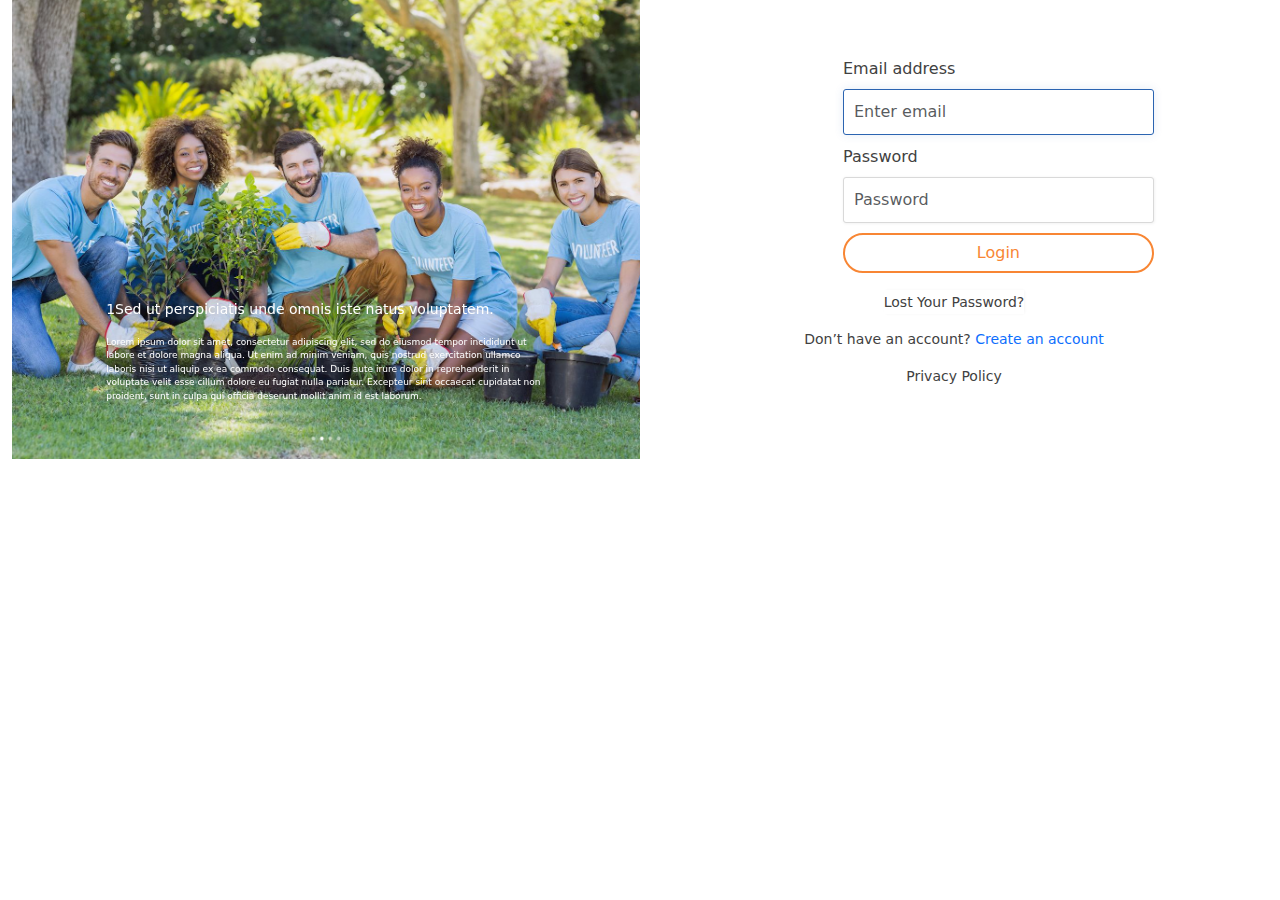
<file: index.html>
<!DOCTYPE html>
<html lang="en">

<head>
    <meta charset="UTF-8">
    <meta http-equiv="X-UA-Compatible" content="IE=edge">
    <meta name="viewport" content="width=device-width, initial-scale=1.0">
    <title>Login</title>
    <link rel="stylesheet" href="css/bootstrap.min.css">
    <link rel="stylesheet" href="css/style.css">
</head>

<body>
    <div class="container-fluid">
        <div class="image">
            <div id="carouselExampleCaptions" class="carousel slide carousel-fade " data-bs-ride="false">
                <div class="carousel-inner">
                    <div class="carousel-item active">
                        <img src="./images/Grow-Trees-On-the-path-to-environment-sustainability-login.png" class="d-block w-100" alt="...">
                        <div class="carousel-caption d-none d-md-block">
                            <p class="ih1">1Sed ut perspiciatis unde omnis iste natus voluptatem.</p>
                            <p class="ih2">Lorem ipsum dolor sit amet, consectetur adipiscing elit, sed do eiusmod
                                tempor incididunt ut labore et dolore magna aliqua. Ut enim ad minim veniam, quis
                                nostrud exercitation ullamco laboris nisi ut aliquip ex ea commodo consequat. Duis aute
                                irure dolor in reprehenderit in voluptate velit esse cillum dolore eu fugiat nulla
                                pariatur. Excepteur sint occaecat cupidatat non proident, sunt in culpa qui officia
                                deserunt mollit anim id est laborum.</p>
                        </div>
                    </div>
                    <div class="carousel-item">
                        <img src="./images/Grow-Trees-On-the-path-to-environment-sustainability-login.png"
                            class="d-block w-100" alt="...">
                        <div class="carousel-caption d-none d-md-block">
                            <p class="ih1">2Sed ut perspiciatis unde omnis iste natus voluptatem.</p>
                            <p class="ih2">Lorem ipsum dolor sit amet, consectetur adipiscing elit, sed do eiusmod
                                tempor incididunt ut labore et dolore magna aliqua. Ut enim ad minim veniam, quis
                                nostrud exercitation ullamco laboris nisi ut aliquip ex ea commodo consequat. Duis aute
                                irure dolor in reprehenderit in voluptate velit esse cillum dolore eu fugiat nulla
                                pariatur. Excepteur sint occaecat cupidatat non proident, sunt in culpa qui officia
                                deserunt mollit anim id est laborum.</p>
                        </div>
                    </div>
                    <div class="carousel-item">
                        <img src="./images/Grow-Trees-On-the-path-to-environment-sustainability-login.png" class="d-block w-100" alt="...">
                        <div class="carousel-caption d-none d-md-block">
                            <p class="ih1">3Sed ut perspiciatis unde omnis iste natus voluptatem.</p>
                            <p class="ih2">Lorem ipsum dolor sit amet, consectetur adipiscing elit, sed do eiusmod
                                tempor incididunt ut labore et dolore magna aliqua. Ut enim ad minim veniam, quis
                                nostrud exercitation ullamco laboris nisi ut aliquip ex ea commodo consequat. Duis aute
                                irure dolor in reprehenderit in voluptate velit esse cillum dolore eu fugiat nulla
                                pariatur. Excepteur sint occaecat cupidatat non proident, sunt in culpa qui officia
                                deserunt mollit anim id est laborum.</p>
                        </div>
                    </div>
                </div>
                <button class="carousel-control-prev" type="button" data-bs-target="#carouselExampleCaptions"
                    data-bs-slide="prev">
                    <span class="visually-hidden">Previous</span>
                </button>
                <button class="carousel-control-next" type="button" data-bs-target="#carouselExampleCaptions"
                    data-bs-slide="next">
                    <span class="visually-hidden">Next</span>
                </button>
            </div>
        </div>
        <div class="login">
            <form>
                <div class="form-group">
                    <label for="exampleInputEmail1">Email address</label>
                    <input type="email" class="form-control" id="exampleInputEmail1" aria-describedby="emailHelp"
                        placeholder="Enter email">
                </div>
                <div class="form-group">
                    <label for="exampleInputPassword1">Password</label>
                    <input type="password" class="form-control" id="exampleInputPassword1" placeholder="Password">
                </div>
                <button type="submit" class="btn ">Login</button>
            </form>
            <p class="l1"><a id="a1" href="#">Lost Your Password?</a></p>
            <p class="l2">Don’t have an account? <a class="a2" href="#">Create an account</a> </p>
                <p class="l3">Privacy Policy</p>
            
        </div>
    </div>
    <script src="js/bootstrap.bundle.js"></script>
</body>

</html>
</file>
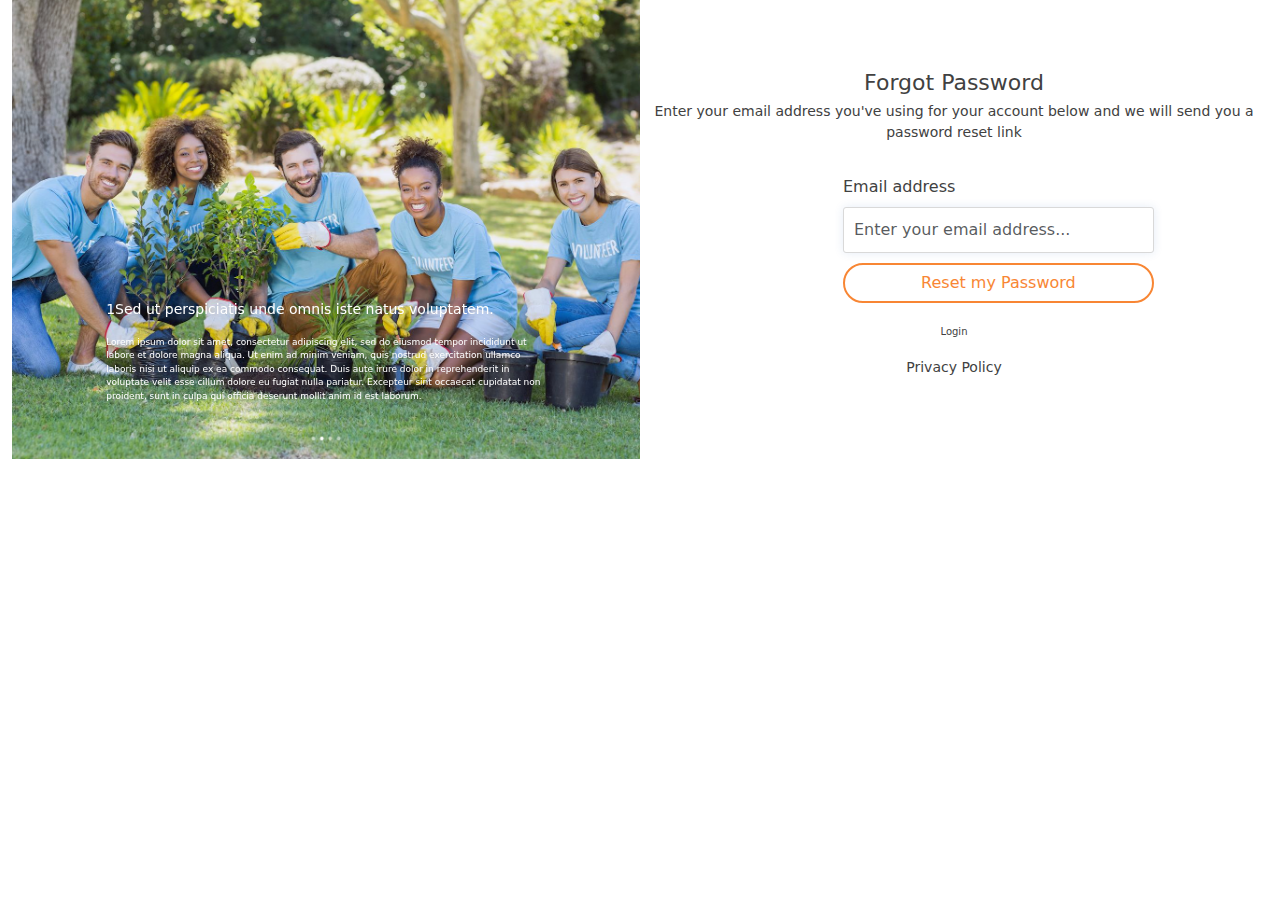
<file: forgot.html>
<!DOCTYPE html>
<html lang="en">

<head>
    <meta charset="UTF-8">
    <meta http-equiv="X-UA-Compatible" content="IE=edge">
    <meta name="viewport" content="width=device-width, initial-scale=1.0">
    <title>forgot password</title>
    <link rel="stylesheet" href="css/bootstrap.min.css">
    <link rel="stylesheet" href="css/style.css">
    <link rel="stylesheet" href="css/forgot.css">
</head>

<body>
    <div class="container-fluid">
        <div class="image">
            <div id="carouselExampleCaptions" class="carousel slide carousel-fade " data-bs-ride="false">
                <div class="carousel-inner">
                    <div class="carousel-item active">
                        <img src="./images/Grow-Trees-On-the-path-to-environment-sustainability-login.png"
                            class="d-block w-100" alt="...">
                        <div class="carousel-caption d-none d-md-block">
                            <p class="ih1">1Sed ut perspiciatis unde omnis iste natus voluptatem.</p>
                            <p class="ih2">Lorem ipsum dolor sit amet, consectetur adipiscing elit, sed do eiusmod
                                tempor incididunt ut labore et dolore magna aliqua. Ut enim ad minim veniam, quis
                                nostrud exercitation ullamco laboris nisi ut aliquip ex ea commodo consequat. Duis aute
                                irure dolor in reprehenderit in voluptate velit esse cillum dolore eu fugiat nulla
                                pariatur. Excepteur sint occaecat cupidatat non proident, sunt in culpa qui officia
                                deserunt mollit anim id est laborum.</p>
                        </div>
                    </div>
                    <div class="carousel-item">
                        <img src="./images/Grow-Trees-On-the-path-to-environment-sustainability-login.png"
                            class="d-block w-100" alt="...">
                        <div class="carousel-caption d-none d-md-block">
                            <p class="ih1">2Sed ut perspiciatis unde omnis iste natus voluptatem.</p>
                            <p class="ih2">Lorem ipsum dolor sit amet, consectetur adipiscing elit, sed do eiusmod
                                tempor incididunt ut labore et dolore magna aliqua. Ut enim ad minim veniam, quis
                                nostrud exercitation ullamco laboris nisi ut aliquip ex ea commodo consequat. Duis aute
                                irure dolor in reprehenderit in voluptate velit esse cillum dolore eu fugiat nulla
                                pariatur. Excepteur sint occaecat cupidatat non proident, sunt in culpa qui officia
                                deserunt mollit anim id est laborum.</p>
                        </div>
                    </div>
                    <div class="carousel-item">
                        <img src="./images/Grow-Trees-On-the-path-to-environment-sustainability-login.png"
                            class="d-block w-100" alt="...">
                        <div class="carousel-caption d-none d-md-block">
                            <p class="ih1">3Sed ut perspiciatis unde omnis iste natus voluptatem.</p>
                            <p class="ih2">Lorem ipsum dolor sit amet, consectetur adipiscing elit, sed do eiusmod
                                tempor incididunt ut labore et dolore magna aliqua. Ut enim ad minim veniam, quis
                                nostrud exercitation ullamco laboris nisi ut aliquip ex ea commodo consequat. Duis aute
                                irure dolor in reprehenderit in voluptate velit esse cillum dolore eu fugiat nulla
                                pariatur. Excepteur sint occaecat cupidatat non proident, sunt in culpa qui officia
                                deserunt mollit anim id est laborum.</p>
                        </div>
                    </div>
                </div>
                <button class="carousel-control-prev" type="button" data-bs-target="#carouselExampleCaptions"
                    data-bs-slide="prev">
                    <span class="visually-hidden">Previous</span>
                </button>
                <button class="carousel-control-next" type="button" data-bs-target="#carouselExampleCaptions"
                    data-bs-slide="next">
                    <span class="visually-hidden">Next</span>
                </button>
            </div>
        </div>
        <div class="forgot">
            <p class="f1">Forgot Password</p>
            <p class="f2">Enter your email address you've using for your account below and we will send you a password
                reset link</p>
                <form>
                    <div class="form-group">
                        <label for="exampleInputEmail2">Email address</label>
                        <input type="email" class="form-control" id="exampleInputEmail2" aria-describedby="emailHelp"
                            placeholder="Enter your email address...">
                    </div>
                    
                    <button type="submit" class="btn ">Reset my Password</button>
                </form>
                <p class="l2"><a class="a2" href="#">Login</a></p>
                    <p class="l3">Privacy Policy</p>

        </div>
    </div>


    <script src="js/bootstrap.bundle.js"></script>

</body>

</html>
</file>
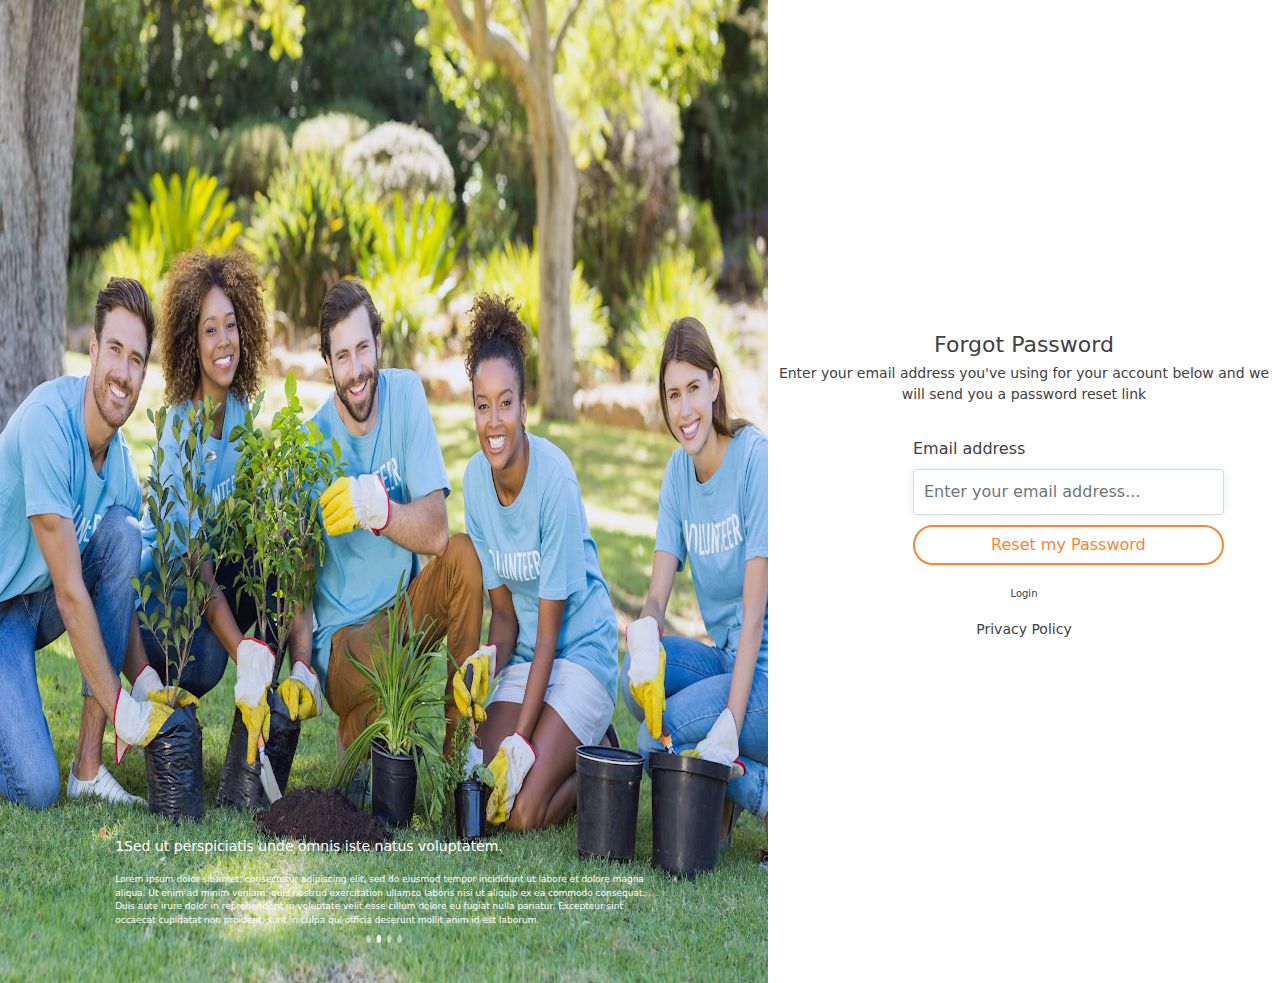
<file: html/forgot.html>
<!DOCTYPE html>
<html lang="en">

<head>
    <meta charset="UTF-8">
    <meta http-equiv="X-UA-Compatible" content="IE=edge">
    <meta name="viewport" content="width=device-width, initial-scale=1.0">
    <title>forgot password</title>
    <link rel="stylesheet" href="css/bootstrap.min.css">
    <link rel="stylesheet" href="css/style.css">
    <link rel="stylesheet" href="css/forgot.css">
</head>

<body>
    <div class="container-fluid">
        <div class="image">
            <div id="carouselExampleCaptions" class="carousel slide carousel-fade " data-bs-ride="carousel">
                <div class="carousel-inner">
                    <div class="carousel-item active">
                        <img src="./images/Grow-Trees-On-the-path-to-environment-sustainability-login.png"
                            class="d-block w-100" alt="...">
                        <div class="carousel-caption d-none d-md-block">
                            <p class="ih1">1Sed ut perspiciatis unde omnis iste natus voluptatem.</p>
                            <p class="ih2">Lorem ipsum dolor sit amet, consectetur adipiscing elit, sed do eiusmod
                                tempor incididunt ut labore et dolore magna aliqua. Ut enim ad minim veniam, quis
                                nostrud exercitation ullamco laboris nisi ut aliquip ex ea commodo consequat. Duis aute
                                irure dolor in reprehenderit in voluptate velit esse cillum dolore eu fugiat nulla
                                pariatur. Excepteur sint occaecat cupidatat non proident, sunt in culpa qui officia
                                deserunt mollit anim id est laborum.</p>
                        </div>
                    </div>
                    <div class="carousel-item">
                        <img src="./images/Grow-Trees-On-the-path-to-environment-sustainability-login.png"
                            class="d-block w-100" alt="...">
                        <div class="carousel-caption d-none d-md-block">
                            <p class="ih1">2Sed ut perspiciatis unde omnis iste natus voluptatem.</p>
                            <p class="ih2">Lorem ipsum dolor sit amet, consectetur adipiscing elit, sed do eiusmod
                                tempor incididunt ut labore et dolore magna aliqua. Ut enim ad minim veniam, quis
                                nostrud exercitation ullamco laboris nisi ut aliquip ex ea commodo consequat. Duis aute
                                irure dolor in reprehenderit in voluptate velit esse cillum dolore eu fugiat nulla
                                pariatur. Excepteur sint occaecat cupidatat non proident, sunt in culpa qui officia
                                deserunt mollit anim id est laborum.</p>
                        </div>
                    </div>
                    <div class="carousel-item">
                        <img src="./images/Grow-Trees-On-the-path-to-environment-sustainability-login.png"
                            class="d-block w-100" alt="...">
                        <div class="carousel-caption d-none d-md-block">
                            <p class="ih1">3Sed ut perspiciatis unde omnis iste natus voluptatem.</p>
                            <p class="ih2">Lorem ipsum dolor sit amet, consectetur adipiscing elit, sed do eiusmod
                                tempor incididunt ut labore et dolore magna aliqua. Ut enim ad minim veniam, quis
                                nostrud exercitation ullamco laboris nisi ut aliquip ex ea commodo consequat. Duis aute
                                irure dolor in reprehenderit in voluptate velit esse cillum dolore eu fugiat nulla
                                pariatur. Excepteur sint occaecat cupidatat non proident, sunt in culpa qui officia
                                deserunt mollit anim id est laborum.</p>
                        </div>
                    </div>
                </div>
                <button class="carousel-control-prev" type="button" data-bs-target="#carouselExampleCaptions"
                    data-bs-slide="prev">
                    <span class="visually-hidden">Previous</span>
                </button>
                <button class="carousel-control-next" type="button" data-bs-target="#carouselExampleCaptions"
                    data-bs-slide="next">
                    <span class="visually-hidden">Next</span>
                </button>
            </div>
        </div>
        <div class="forgot">
            <p class="f1">Forgot Password</p>
            <p class="f2">Enter your email address you've using for your account below and we will send you a password
                reset link</p>
                <form>
                    <div class="form-group">
                        <label for="exampleInputEmail2">Email address</label>
                        <input type="email" class="form-control" id="exampleInputEmail2" aria-describedby="emailHelp"
                            placeholder="Enter your email address...">
                    </div>
                    
                    <button type="submit" class="btn ">Reset my Password</button>
                </form>
                <p class="l2"><a class="a2" href="#">Login</a></p>
                    <p class="l3">Privacy Policy</p>

        </div>
    </div>


    <script src="js/bootstrap.bundle.js"></script>

</body>

</html>
</file>
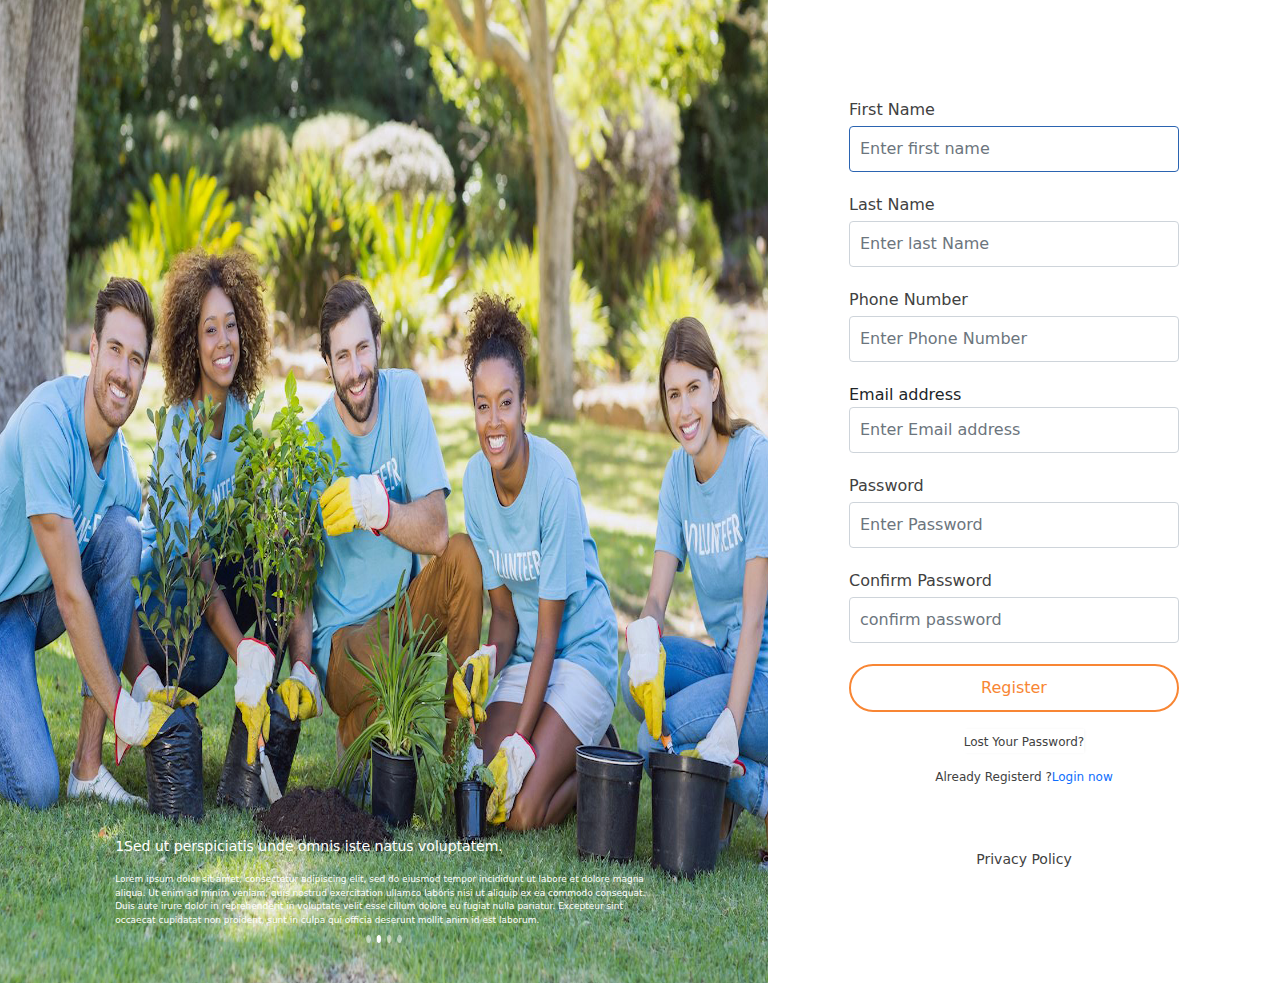
<file: html/register.html>
<!DOCTYPE html>
<html lang="en">

<head>
    <meta charset="UTF-8">
    <meta http-equiv="X-UA-Compatible" content="IE=edge">
    <meta name="viewport" content="width=device-width, initial-scale=1.0">
    <title>register</title>
    <link rel="stylesheet" href="css/bootstrap.min.css">
    <link rel="stylesheet" href="css/style.css">
    <link rel="stylesheet" href="css/register.css">
</head>

<body>
    <div class="container-fluid">
        <div class="image">
            <div id="carouselExampleCaptions" class="carousel slide carousel-fade " data-bs-ride="carousel">
                <div class="carousel-inner">
                    <div class="carousel-item active">
                        <img src="./images/Grow-Trees-On-the-path-to-environment-sustainability-login.png"
                            class="d-block w-100" alt="...">
                        <div class="carousel-caption d-none d-md-block">
                            <p class="ih1">1Sed ut perspiciatis unde omnis iste natus voluptatem.</p>
                            <p class="ih2">Lorem ipsum dolor sit amet, consectetur adipiscing elit, sed do eiusmod
                                tempor incididunt ut labore et dolore magna aliqua. Ut enim ad minim veniam, quis
                                nostrud exercitation ullamco laboris nisi ut aliquip ex ea commodo consequat. Duis aute
                                irure dolor in reprehenderit in voluptate velit esse cillum dolore eu fugiat nulla
                                pariatur. Excepteur sint occaecat cupidatat non proident, sunt in culpa qui officia
                                deserunt mollit anim id est laborum.</p>
                        </div>
                    </div>
                    <div class="carousel-item">
                        <img src="./images/Grow-Trees-On-the-path-to-environment-sustainability-login.png"
                            class="d-block w-100" alt="...">
                        <div class="carousel-caption d-none d-md-block">
                            <p class="ih1">2Sed ut perspiciatis unde omnis iste natus voluptatem.</p>
                            <p class="ih2">Lorem ipsum dolor sit amet, consectetur adipiscing elit, sed do eiusmod
                                tempor incididunt ut labore et dolore magna aliqua. Ut enim ad minim veniam, quis
                                nostrud exercitation ullamco laboris nisi ut aliquip ex ea commodo consequat. Duis aute
                                irure dolor in reprehenderit in voluptate velit esse cillum dolore eu fugiat nulla
                                pariatur. Excepteur sint occaecat cupidatat non proident, sunt in culpa qui officia
                                deserunt mollit anim id est laborum.</p>
                        </div>
                    </div>
                    <div class="carousel-item">
                        <img src="./images/Grow-Trees-On-the-path-to-environment-sustainability-login.png"
                            class="d-block w-100" alt="...">
                        <div class="carousel-caption d-none d-md-block">
                            <p class="ih1">3Sed ut perspiciatis unde omnis iste natus voluptatem.</p>
                            <p class="ih2">Lorem ipsum dolor sit amet, consectetur adipiscing elit, sed do eiusmod
                                tempor incididunt ut labore et dolore magna aliqua. Ut enim ad minim veniam, quis
                                nostrud exercitation ullamco laboris nisi ut aliquip ex ea commodo consequat. Duis aute
                                irure dolor in reprehenderit in voluptate velit esse cillum dolore eu fugiat nulla
                                pariatur. Excepteur sint occaecat cupidatat non proident, sunt in culpa qui officia
                                deserunt mollit anim id est laborum.</p>
                        </div>
                    </div>
                </div>
                <button class="carousel-control-prev" type="button" data-bs-target="#carouselExampleCaptions"
                    data-bs-slide="prev">
                    <span class="visually-hidden">Previous</span>
                </button>
                <button class="carousel-control-next" type="button" data-bs-target="#carouselExampleCaptions"
                    data-bs-slide="next">
                    <span class="visually-hidden">Next</span>
                </button>
            </div>
        </div>
        <div class="register">
           
            <form>
                <div class="form-group">
                    <label for="firstname">First Name</label>
                    <input type="text" class="form-control" id="firstname" placeholder="Enter first name">
                </div>
                <div class="form-group">
                    <label for="lastname">Last Name</label>
                    <input type="text" class="form-control" id="lastname" placeholder="Enter last Name">
                </div>
                <div class="form-group">
                    <label for="phone">Phone Number</label>
                    <input type="number" class="form-control" id="phone" placeholder="Enter Phone Number">
                </div>
                <div class="form-group">
                    <lable>Email address</label>
                    <input type="email" class="form-control" id="Email" placeholder="Enter Email address">
                </div>
                <div class="form-group">
                    <label for="Password1">Password</label>
                    <input type="password" class="form-control" id="Password1" placeholder="Enter Password">
                </div>
                <div class="form-group">
                    <label for="Password2">Confirm Password</label>
                    <input type="password" class="form-control" id="Password2"
                        placeholder="confirm password">
                </div>
                <button type="submit" class="btn ">Register</button>
                
            </form>
        
            <p class="r1"><a id="a3" href="#">Lost Your Password?</a></p>
                <p class="r2">Already Registerd ?<a id="a4" href="#">Login now</a> </p>
                <p class="r3">Privacy Policy</p>
        </div>
    </div>

    <script src="js/bootstrap.bundle.js"></script>
</body>

</html>
</file>
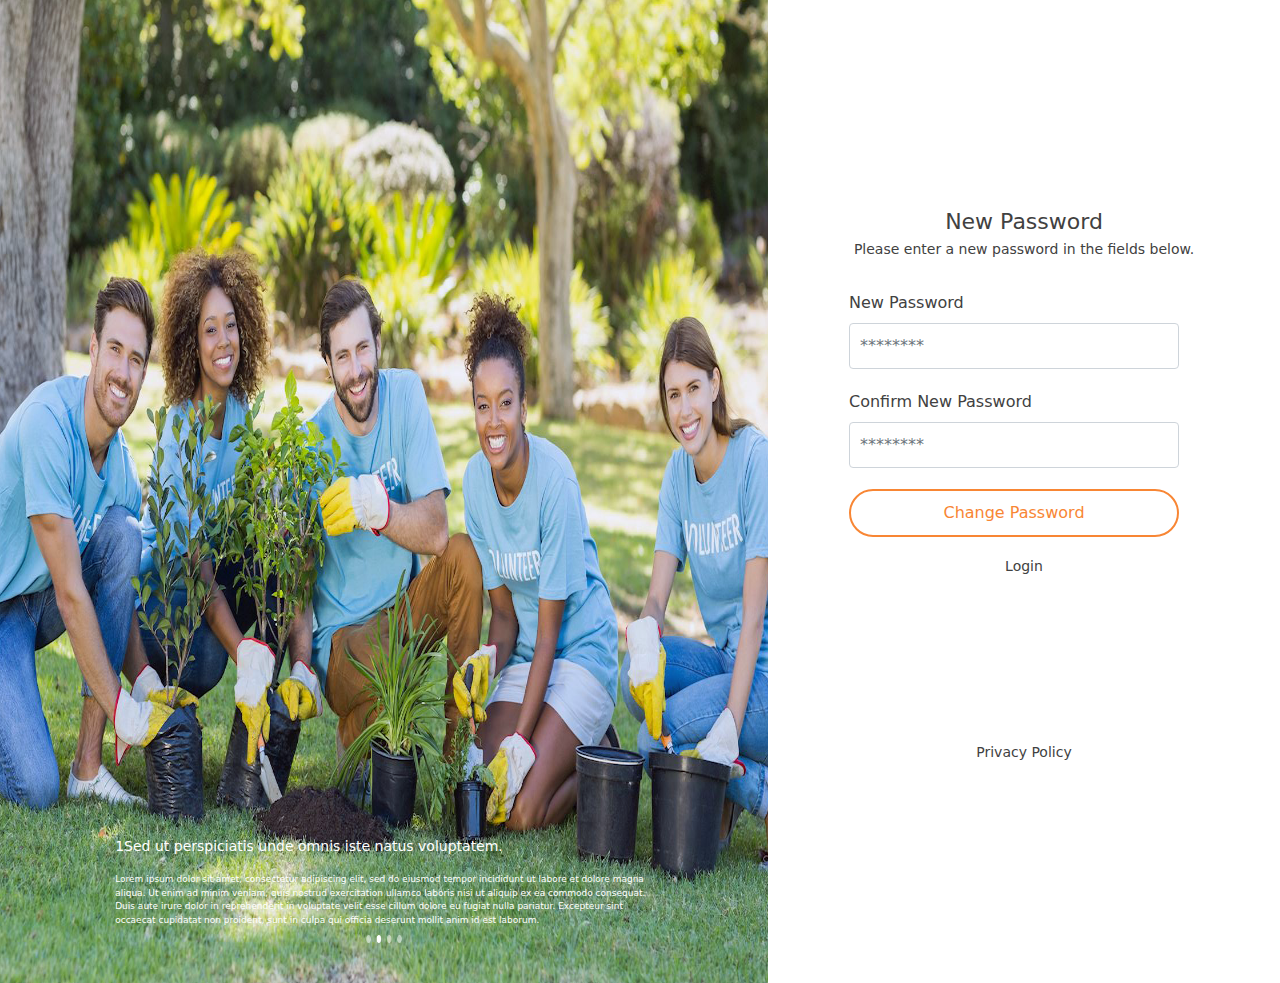
<file: html/reset-password.html>
<!DOCTYPE html>
<html lang="en">

<head>
    <meta charset="UTF-8">
    <meta http-equiv="X-UA-Compatible" content="IE=edge">
    <meta name="viewport" content="width=device-width, initial-scale=1.0">
    <title>reset-password</title>
    <link rel="stylesheet" href="css/bootstrap.min.css">
    <link rel="stylesheet" href="css/style.css">
    <link rel="stylesheet" href="css/resetpass.css">
</head>

<body>
    <div class="container-fluid">
        <div class="image">
            <div id="carouselExampleCaptions" class="carousel slide carousel-fade " data-bs-ride="carousel">
                <div class="carousel-inner">
                    <div class="carousel-item active">
                        <img src="./images/Grow-Trees-On-the-path-to-environment-sustainability-login.png"
                            class="d-block w-100" alt="...">
                        <div class="carousel-caption d-none d-md-block">
                            <p class="ih1">1Sed ut perspiciatis unde omnis iste natus voluptatem.</p>
                            <p class="ih2">Lorem ipsum dolor sit amet, consectetur adipiscing elit, sed do eiusmod
                                tempor incididunt ut labore et dolore magna aliqua. Ut enim ad minim veniam, quis
                                nostrud exercitation ullamco laboris nisi ut aliquip ex ea commodo consequat. Duis aute
                                irure dolor in reprehenderit in voluptate velit esse cillum dolore eu fugiat nulla
                                pariatur. Excepteur sint occaecat cupidatat non proident, sunt in culpa qui officia
                                deserunt mollit anim id est laborum.</p>
                        </div>
                    </div>
                    <div class="carousel-item">
                        <img src="./images/Grow-Trees-On-the-path-to-environment-sustainability-login.png"
                            class="d-block w-100" alt="...">
                        <div class="carousel-caption d-none d-md-block">
                            <p class="ih1">2Sed ut perspiciatis unde omnis iste natus voluptatem.</p>
                            <p class="ih2">Lorem ipsum dolor sit amet, consectetur adipiscing elit, sed do eiusmod
                                tempor incididunt ut labore et dolore magna aliqua. Ut enim ad minim veniam, quis
                                nostrud exercitation ullamco laboris nisi ut aliquip ex ea commodo consequat. Duis aute
                                irure dolor in reprehenderit in voluptate velit esse cillum dolore eu fugiat nulla
                                pariatur. Excepteur sint occaecat cupidatat non proident, sunt in culpa qui officia
                                deserunt mollit anim id est laborum.</p>
                        </div>
                    </div>
                    <div class="carousel-item">
                        <img src="./images/Grow-Trees-On-the-path-to-environment-sustainability-login.png"
                            class="d-block w-100" alt="...">
                        <div class="carousel-caption d-none d-md-block">
                            <p class="ih1">3Sed ut perspiciatis unde omnis iste natus voluptatem.</p>
                            <p class="ih2">Lorem ipsum dolor sit amet, consectetur adipiscing elit, sed do eiusmod
                                tempor incididunt ut labore et dolore magna aliqua. Ut enim ad minim veniam, quis
                                nostrud exercitation ullamco laboris nisi ut aliquip ex ea commodo consequat. Duis aute
                                irure dolor in reprehenderit in voluptate velit esse cillum dolore eu fugiat nulla
                                pariatur. Excepteur sint occaecat cupidatat non proident, sunt in culpa qui officia
                                deserunt mollit anim id est laborum.</p>
                        </div>
                    </div>
                </div>
                <button class="carousel-control-prev" type="button" data-bs-target="#carouselExampleCaptions"
                    data-bs-slide="prev">
                    <span class="visually-hidden">Previous</span>
                </button>
                <button class="carousel-control-next" type="button" data-bs-target="#carouselExampleCaptions"
                    data-bs-slide="next">
                    <span class="visually-hidden">Next</span>
                </button>
            </div>
        </div>
        <div class="reset">
            <p class="p1">New Password</p>
            <p class="p2">Please enter a new password in the fields below.</p>
            <form action="">
                <div class="form-group">
                    <label for="Password1">New Password</label>
                    <input type="password" class="form-control" id="Password1" placeholder="********">
                </div>
                <div class="form-group">
                    <label for="Password2">Confirm New Password</label>
                    <input type="password" class="form-control" id="Password2"
                        placeholder="********">
                </div>
                <button type="submit" class="btn ">Change Password</button>
            </form>
            <p class="p3"><a id="a4" href="#">Login</a> </p>
            <p class="p4">Privacy Policy</p>
        </div>
    </div>
     
        
      
    
   
    <script src="js/bootstrap.bundle.js"></script>
</body>

</html>
</file>
<file: css/style.css>
@import url('https://fonts.googleapis.com/css2?family=Roboto:wght@300&display=swap');


@media screen and (min-width:360px) and (max-width:1000px) {
    .container-fluid {
        display: flex;
        flex-direction: column;
    }

    .image {
        height: 50%;
        width: 100%;
    }

    img {
        height: 100%;
        width: 100%;
    }

    .ih1 {
        text-align: left;
        font-size: 20px;
        /* line-height: 100%; */
    }

    .ih2 {
        text-align: left;
        font-size: 12px;
    }

    .login {
        height: 50%;
        width: 100%;
        display: flex;
        flex-direction: column;
        justify-content: center;
        align-items: center;
        margin-top: 5%;
    }

    .form-group {
        width: 120%;
        margin-bottom: 10px;
    }
    label {
        text-align: left;
        letter-spacing: 0px;
        color: #414141;
        opacity: 1;
        font-size: 16px;
        margin-bottom: 8px;
    }

    #exampleInputEmail1 {
        box-shadow: 0px 0px 10px #2B64B11F;
        border: 1px solid #2B64B1;
        border-radius: 3px;
        opacity: 1;
        padding: 5px;
    }

    #exampleInputPassword1 {
        box-shadow: 0.97px 0.26px 3px #0000000D;
        border: 1px solid #D9D9D9;
        border-radius: 3px;
        opacity: 1;
        padding: 5px;
    }

    .btn {
        width: 100%;
        /* height: 48px; */
        border: 2px solid #F88634;
        border-radius: 24px;
        opacity: 1;
        color: #F88634;
        margin-bottom: 17px;
    }

    #a1 {
        text-decoration: none;
        color: #414141;
        font-size: 14px;
    }

    .l1 {
        box-shadow: 0.97px 0.26px 3px #0000000D;
        margin-bottom: 15px;
    }

    .l2 {
        color: #414141;
        font-size: 14px;
        /* margin-bottom: 127px; */
    }

    .a2 {
        text-decoration: none;
        font-size: 14px;
    }

    .l3 {
        color: #414141;
        font-size: 14px;

    }
}

@media screen and (min-width:1001px) and (max-width:1440px) {
    .container-fluid {
        display: flex;
    }

    .image {
        height: auto;
        width: 50%;
    }

    img {
        height: 100%;
        width: 100%;
    }

    .ih1 {
        text-align: left;
        font-size: 14px;
    }

    .ih2 {
        text-align: left;
        font-size: 9px;
    }

    .login {
        height: auto;
        width: 50%;
        display: flex;
        flex-direction: column;
        justify-content: center;
        align-items: center;
    }

    .form-group {
        width: 140%;
        margin-bottom: 10px;
    }

    label {
        text-align: left;
        letter-spacing: 0px;
        color: #414141;
        opacity: 1;
        font-size: 16px;
        margin-bottom: 8px;
    }

    #exampleInputEmail1 {
        box-shadow: 0px 0px 10px #2B64B11F;
        border: 1px solid #2B64B1;
        border-radius: 3px;
        opacity: 1;
        padding: 10px;
    }

    #exampleInputPassword1 {
        box-shadow: 0.97px 0.26px 3px #0000000D;
        border: 1px solid #D9D9D9;
        border-radius: 3px;
        opacity: 1;
        padding: 10px;
    }

    .btn {
        width: 140%;
        border: 2px solid #F88634;
        border-radius: 24px;
        opacity: 1;
        color: #F88634;
        margin-bottom: 17px;
    }

    #a1 {
        text-decoration: none;
        color: #414141;
        font-size: 14px;
    }

    .l1 {
        box-shadow: 0.97px 0.26px 3px #0000000D;
        margin-bottom: 15px;
    }

    .l2 {
        color: #414141;
        font-size: 14px;
    }

    .a2 {
        text-decoration: none;
        font-size: 14px;
    }

    .l3 {
        color: #414141;
        font-size: 14px;

    }
}

@media screen and (min-width:1441px) {
    .container-fluid {
        display: flex;
    }

    .image {
        height: 983px;
        width: 1344px;
    }

    img {
        height: 983px;
        width: 100%;
    }

    .ih1 {
        text-align: left;
        font-size: 43px;
        line-height: 100%;
    }

    .ih2 {
        text-align: left;
        font-size: 16px;
    }

    .login {
        height: 983px;
        width: 576px;
        display: flex;
        flex-direction: column;
        justify-content: center;
        align-items: center;
    }

    .form-group {
        width: 97%;
        margin-bottom: 23px;
    }
    label {
        text-align: left;
        letter-spacing: 0px;
        color: #414141;
        opacity: 1;
        font-size: 16px;
        margin-bottom: 8px;
    }

    #exampleInputEmail1 {
        background: #FFFFFF 0% 0% no-repeat padding-box;
        box-shadow: 0px 0px 10px #2B64B11F;
        border: 1px solid #2B64B1;
        border-radius: 3px;
        opacity: 1;
        padding: 14px;
    }

    #exampleInputPassword1 {
        background: #FFFFFF 0% 0% no-repeat padding-box;
        box-shadow: 0.97px 0.26px 3px #0000000D;
        border: 1px solid #D9D9D9;
        border-radius: 3px;
        opacity: 1;
        padding: 14px;
    }

    .btn {
        width: 401px;
        height: 48px;
        background: #F8863400 0% 0% no-repeat padding-box;
        border: 2px solid #F88634;
        border-radius: 24px;
        opacity: 1;
        color: #F88634;
        margin-bottom: 17px;
    }

    #a1 {
        text-decoration: none;
        color: #414141;
        font-size: 14px;
    }

    .l1 {
        box-shadow: 0.97px 0.26px 3px #0000000D;
        margin-bottom: 15px;
    }

    .l2 {
        color: #414141;
        font-size: 14px;
        margin-bottom: 227px;
    }

    .a2 {
        text-decoration: none;
        font-size: 14px;
    }

    .l3 {
        color: #414141;
        font-size: 14px;

    }

}
</file>
<file: css/forgot.css>
@media screen and (min-width:360px) and (max-width:1000px){
    .forgot {
        width: 100%;
        height: auto;
        display: flex;
        flex-direction: column;
        align-items: center;
        justify-content: center;
        margin-top: 15px;
    }

    .f1 {
        text-align: left;
        letter-spacing: 0px;
        color: #414141;
        opacity: 1;
        font-size: 22px;
        margin-bottom: 2px;
    }

    .f2 {
        text-align: center;
        letter-spacing: 0px;
        color: #414141;
        opacity: 1;
        font-size: 14px;
        margin-bottom: 15px;
    }
    label{
        margin-bottom: 8px;
        font-size: 16px;
    }
    #exampleInputEmail2 {
        background: #FFFFFF 0% 0% no-repeat padding-box;
        box-shadow: 0px 0px 10px #2B64B11F;
        border: 1px solid #D9D9D9;
        border-radius: 3px;
        opacity: 1;
        padding: 5px;
    }
    .a2{
        color: #414141;
        font-size: 14px;
    }
}
@media screen and (min-width:1001px) and (max-width:1440px) {
    .forgot {
        width: 50%;
        height: auto;
        display: flex;
        flex-direction: column;
        align-items: center;
        justify-content: center;
    }

    .f1 {
        text-align: left;
        letter-spacing: 0px;
        color: #414141;
        opacity: 1;
        font-size: 22px;
        margin-bottom: 2px;
    }

    .f2 {
        text-align: center;
        letter-spacing: 0px;
        color: #414141;
        opacity: 1;
        font-size: 14px;
        margin-bottom: 32px;
    }
    label{
        margin-bottom: 8px;
        font-size: 16px;
    }
    #exampleInputEmail2 {
        background: #FFFFFF 0% 0% no-repeat padding-box;
        box-shadow: 0px 0px 10px #2B64B11F;
        border: 1px solid #D9D9D9;
        border-radius: 3px;
        opacity: 1;
        padding: 10px;
    }
    .a2{
        color: #414141;
        font-size: 10px;
    }
}
@media screen and (min-width:1441px) {
    .forgot {
        width: 576px;
        height: 983px;
        display: flex;
        flex-direction: column;
        align-items: center;
        justify-content: center;
    }

    .f1 {
        text-align: left;
        letter-spacing: 0px;
        color: #414141;
        opacity: 1;
        font-size: 22px;
        margin-bottom: 2px;
    }

    .f2 {
        text-align: center;
        letter-spacing: 0px;
        color: #414141;
        opacity: 1;
        font-size: 14px;
        margin-bottom: 32px;
    }
    label{
        margin-bottom: 8px;
        font-size: 16px;
    }
    #exampleInputEmail2 {
        background: #FFFFFF 0% 0% no-repeat padding-box;
        box-shadow: 0px 0px 10px #2B64B11F;
        border: 1px solid #D9D9D9;
        border-radius: 3px;
        opacity: 1;
        padding: 14px;
    }
    .a2{
        color: #414141;
        font-size: 14px;
    }
}
</file>
<file: html/css/style.css>
@import url('https://fonts.googleapis.com/css2?family=Roboto:wght@300&display=swap');


@media screen and (min-width:360px) and (max-width:1000px) {
    .container-fluid {
        display: flex;
        flex-direction: column;
        padding: 0px;
    }

    .image {
        height: 50%;
        width: 100%;
    }

    img {
        height: 100%;
        width: 100%;
    }

    .ih1 {
        text-align: left;
        font-size: 20px;
        /* line-height: 100%; */
    }

    .ih2 {
        text-align: left;
        font-size: 12px;
    }

    .login {
        height: 50%;
        width: 100%;
        display: flex;
        flex-direction: column;
        justify-content: center;
        align-items: center;
        margin-top: 5%;
    }

    .form-group {
        width: 120%;
        margin-bottom: 10px;
    }
    label {
        text-align: left;
        letter-spacing: 0px;
        color: #414141;
        opacity: 1;
        font-size: 16px;
        margin-bottom: 8px;
    }

    #exampleInputEmail1 {
        box-shadow: 0px 0px 10px #2B64B11F;
        border: 1px solid #2B64B1;
        border-radius: 3px;
        opacity: 1;
        padding: 5px;
        width: 100%;
    }

    #exampleInputPassword1 {
        box-shadow: 0.97px 0.26px 3px #0000000D;
        border: 1px solid #D9D9D9;
        border-radius: 3px;
        opacity: 1;
        padding: 5px;
    }

    .btn {
        width: 100%;
        /* height: 48px; */
        border: 2px solid #F88634;
        border-radius: 24px;
        opacity: 1;
        color: #F88634;
        margin-bottom: 17px;
    }

    #a1 {
        text-decoration: none;
        color: #414141;
        font-size: 14px;
    }

    .l1 {
        box-shadow: 0.97px 0.26px 3px #0000000D;
        margin-bottom: 15px;
    }

    .l2 {
        color: #414141;
        font-size: 14px;
        /* margin-bottom: 127px; */
    }

    .a2 {
        text-decoration: none;
        font-size: 14px;
    }

    .l3 {
        color: #414141;
        font-size: 14px;

    }
}

@media screen and (min-width:1001px) and (max-width:1440px) {
    .container-fluid {
        display: flex;
        padding: 0px;
    }

    .image {
        height: 983px;
        width: 60%;
    }

    img {
        height: 983px;
        width: 100%;
    }

    .ih1 {
        text-align: left;
        font-size: 14px;
    }

    .ih2 {
        text-align: left;
        font-size: 9px;
    }

    .login {
        height: auto;
        width: 40%;
        display: flex;
        flex-direction: column;
        justify-content: center;
        align-items: center;
    }

    .form-group {
        width: 140%;
        margin-bottom: 10px;
    }

    label {
        text-align: left;
        letter-spacing: 0px;
        color: #414141;
        opacity: 1;
        font-size: 16px;
        margin-bottom: 8px;
    }

    #exampleInputEmail1 {
        box-shadow: 0px 0px 10px #2B64B11F;
        border: 1px solid #2B64B1;
        border-radius: 3px;
        opacity: 1;
        padding: 10px;
    }

    #exampleInputPassword1 {
        box-shadow: 0.97px 0.26px 3px #0000000D;
        border: 1px solid #D9D9D9;
        border-radius: 3px;
        opacity: 1;
        padding: 10px;
    }

    .btn {
        width: 140%;
        border: 2px solid #F88634;
        border-radius: 24px;
        opacity: 1;
        color: #F88634;
        margin-bottom: 17px;
    }

    #a1 {
        text-decoration: none;
        color: #414141;
        font-size: 14px;
    }

    .l1 {
        box-shadow: 0.97px 0.26px 3px #0000000D;
        margin-bottom: 15px;
    }

    .l2 {
        color: #414141;
        font-size: 14px;
    }

    .a2 {
        text-decoration: none;
        font-size: 14px;
    }

    .l3 {
        color: #414141;
        font-size: 14px;

    }
}

@media screen and (min-width:1441px) {
    .container-fluid {
        display: flex;
        padding: 0px;
    }

    .image {
        height: 983px;
        width: 1344px;
    }

    img {
        height: 983px;
        width: 100%;
    }

    .ih1 {
        text-align: left;
        font-size: 43px;
        line-height: 100%;
    }

    .ih2 {
        text-align: left;
        font-size: 16px;
    }

    .login {
        height: 983px;
        width: 576px;
        display: flex;
        flex-direction: column;
        justify-content: center;
        align-items: center;
    }

    .form-group {
        width: 97%;
        margin-bottom: 23px;
    }
    label {
        text-align: left;
        letter-spacing: 0px;
        color: #414141;
        opacity: 1;
        font-size: 16px;
        margin-bottom: 8px;
    }

    #exampleInputEmail1 {
        background: #FFFFFF 0% 0% no-repeat padding-box;
        box-shadow: 0px 0px 10px #2B64B11F;
        border: 1px solid #2B64B1;
        border-radius: 3px;
        opacity: 1;
        padding: 14px;
    }

    #exampleInputPassword1 {
        background: #FFFFFF 0% 0% no-repeat padding-box;
        box-shadow: 0.97px 0.26px 3px #0000000D;
        border: 1px solid #D9D9D9;
        border-radius: 3px;
        opacity: 1;
        padding: 14px;
    }

    .btn {
        width: 401px;
        height: 48px;
        background: #F8863400 0% 0% no-repeat padding-box;
        border: 2px solid #F88634;
        border-radius: 24px;
        opacity: 1;
        color: #F88634;
        margin-bottom: 17px;
    }

    #a1 {
        text-decoration: none;
        color: #414141;
        font-size: 14px;
    }

    .l1 {
        box-shadow: 0.97px 0.26px 3px #0000000D;
        margin-bottom: 15px;
    }

    .l2 {
        color: #414141;
        font-size: 14px;
        margin-bottom: 227px;
    }

    .a2 {
        text-decoration: none;
        font-size: 14px;
    }

    .l3 {
        color: #414141;
        font-size: 14px;

    }

}
</file>
<file: html/css/forgot.css>
@media screen and (min-width:360px) and (max-width:1000px){
    .forgot {
        width: 100%;
        height: auto;
        display: flex;
        flex-direction: column;
        align-items: center;
        justify-content: center;
        margin-top: 15px;
    }

    .f1 {
        text-align: left;
        letter-spacing: 0px;
        color: #414141;
        opacity: 1;
        font-size: 22px;
        margin-bottom: 2px;
    }

    .f2 {
        text-align: center;
        letter-spacing: 0px;
        color: #414141;
        opacity: 1;
        font-size: 14px;
        margin-bottom: 15px;
    }
    label{
        margin-bottom: 8px;
        font-size: 16px;
    }
    #exampleInputEmail2 {
        background: #FFFFFF 0% 0% no-repeat padding-box;
        box-shadow: 0px 0px 10px #2B64B11F;
        border: 1px solid #D9D9D9;
        border-radius: 3px;
        opacity: 1;
        padding: 5px;
    }
    .a2{
        color: #414141;
        font-size: 14px;
    }
}
@media screen and (min-width:1001px) and (max-width:1440px) {
    .forgot {
        width: 40%;
        height: auto;
        display: flex;
        flex-direction: column;
        align-items: center;
        justify-content: center;
    }

    .f1 {
        text-align: left;
        letter-spacing: 0px;
        color: #414141;
        opacity: 1;
        font-size: 22px;
        margin-bottom: 2px;
    }

    .f2 {
        text-align: center;
        letter-spacing: 0px;
        color: #414141;
        opacity: 1;
        font-size: 14px;
        margin-bottom: 32px;
    }
    label{
        margin-bottom: 8px;
        font-size: 16px;
    }
    #exampleInputEmail2 {
        background: #FFFFFF 0% 0% no-repeat padding-box;
        box-shadow: 0px 0px 10px #2B64B11F;
        border: 1px solid #D9D9D9;
        border-radius: 3px;
        opacity: 1;
        padding: 10px;
    }
    .a2{
        color: #414141;
        font-size: 10px;
    }
}
@media screen and (min-width:1441px) {
    .forgot {
        width: 576px;
        height: 983px;
        display: flex;
        flex-direction: column;
        align-items: center;
        justify-content: center;
    }

    .f1 {
        text-align: left;
        letter-spacing: 0px;
        color: #414141;
        opacity: 1;
        font-size: 22px;
        margin-bottom: 2px;
    }

    .f2 {
        text-align: center;
        letter-spacing: 0px;
        color: #414141;
        opacity: 1;
        font-size: 14px;
        margin-bottom: 32px;
    }
    label{
        margin-bottom: 8px;
        font-size: 16px;
    }
    #exampleInputEmail2 {
        background: #FFFFFF 0% 0% no-repeat padding-box;
        box-shadow: 0px 0px 10px #2B64B11F;
        border: 1px solid #D9D9D9;
        border-radius: 3px;
        opacity: 1;
        padding: 14px;
    }
    .a2{
        color: #414141;
        font-size: 14px;
    }
}
</file>
<file: html/css/register.css>
@media only screen and (min-width:360px) and (max-width:1000px) {
    .register{
        height: 50%;
        width: 100%;
        display: flex;
        flex-direction: column;
        justify-content: center;
        align-items: center;
        margin-top: 10px;
        /* overflow: auto; */
    }
    form{
        width: 80%;
    }
    .form-group {
        max-width: 560px ;
        margin-bottom: 15px;
    }
    .form-control{
        padding: 5px;
    }
    label{
        margin-bottom: 4px;
        text-align: left;
        letter-spacing: 0px;
        color: #414141;
        opacity: 1;
        font-size: 16px;
    }
    #firstname{
        border: 1px solid #2B64B1;
    }
    .btn {
        max-width: 560px;
        height: 42px;
        background: #F8863400 0% 0% no-repeat padding-box;
        border: 2px solid #F88634;
        border-radius: 24px;
        opacity: 1;
        color: #F88634;
        margin-bottom: 17px;
    }

    .r1{
        box-shadow: 0.97px 0.26px 3px #0000000D;
        margin-bottom: 15px;
    }
    #a3 {
        text-decoration: none;
        color: #414141;
        font-size: 12px;
    }
    .r2{
        color: #414141;
        font-size: 12px;
        margin-bottom: 63px;
    }
    #a4 {
        text-decoration: none;
        font-size: 12px;
    }
    .r3 {
        color: #414141;
        font-size: 14px;
    }
}
@media only screen and (min-width:1001px) and (max-width:1440px) {
    .register{
        height: 983px;
        width: 40%;
        display: flex;
        flex-direction: column;
        justify-content: center;
        align-items: center;
    }
    form{
        width: 350px;
    }
    
    .form-group {
        max-width: 330px;
        margin-bottom: 21px;
        justify-content: center;
    }
    .form-control{
        padding: 10px;
        max-width: 330px;
    }
    label{
        margin-bottom: 4px;
        text-align: left;
        letter-spacing: 0px;
        color: #414141;
        opacity: 1;
        font-size: 16px;
    }
    #firstname{
        border: 1px solid #2B64B1;
    }
    .btn {
        max-width: 330px;
        height: 48px;
        background: #F8863400 0% 0% no-repeat padding-box;
        border: 2px solid #F88634;
        border-radius: 24px;
        opacity: 1;
        color: #F88634;
        margin-bottom: 17px;
    }

    .r1{
        box-shadow: 0.97px 0.26px 3px #0000000D;
        margin-bottom: 15px;
    }
    #a3 {
        text-decoration: none;
        color: #414141;
        font-size: 12px;
    }
    .r2{
        color: #414141;
        font-size: 12px;
        margin-bottom: 63px;
    }
    #a4 {
        text-decoration: none;
        font-size: 12px;
    }
    .r3 {
        color: #414141;
        font-size: 14px;
    }
}
@media only screen and (min-width:1441px) {
    .register{
        height: 983px;
        width: 576px;
        display: flex;
        flex-direction: column;
        justify-content: center;
        align-items: center;
    }
    .form-group {
        width: 97%;
        margin-bottom: 21px;
        align-items: center;
        justify-content: center;
    }
    .form-control{
        padding: 10px;
    }
    label{
        margin-bottom: 4px;
        text-align: left;
        letter-spacing: 0px;
        color: #414141;
        opacity: 1;
        font-size: 16px;
    }
    #firstname{
        border: 1px solid #2B64B1;
    }
    .btn {
        width: 401px;
        height: 48px;
        background: #F8863400 0% 0% no-repeat padding-box;
        border: 2px solid #F88634;
        border-radius: 24px;
        opacity: 1;
        color: #F88634;
        margin-bottom: 17px;
    }

    .r1{
        box-shadow: 0.97px 0.26px 3px #0000000D;
        margin-bottom: 15px;
    }
    #a3 {
        text-decoration: none;
        color: #414141;
        font-size: 12px;
    }
    .r2{
        color: #414141;
        font-size: 12px;
        margin-bottom: 63px;
    }
    #a4 {
        text-decoration: none;
        font-size: 12px;
    }
    .r3 {
        color: #414141;
        font-size: 14px;
    }
}
</file>
<file: html/css/resetpass.css>
@media only screen and (min-width:360px) and (max-width:1000px) {
    .reset {
        width: 100%;
        height: 50%;
        display: flex;
        flex-direction: column;
        align-items: center;
        justify-content: center;
        margin-top: 10px;
    }
    form{
        width: 80%;
    }
    .form-group {
        max-width: 560px ;
        /* margin-bottom: 15px; */
    }
    
    .p1 {
        font-size: 22px;
        text-align: left;
        letter-spacing: 0px;
        color: #414141;
        opacity: 1;
        margin-bottom: 1px;
    }
    
    .p2 {
        font-size: 14px;
        text-align: center;
        letter-spacing: 0px;
        color: #414141;
        opacity: 1;
        margin-bottom: 31px;
    }
    .form-control{
        padding: 5px;
    }
    .btn {
        max-width: 560px;
        height: 42px;
        background: #F8863400 0% 0% no-repeat padding-box;
        border: 2px solid #F88634;
        border-radius: 24px;
        opacity: 1;
        color: #F88634;
        margin-bottom: 17px;
    }
    
    #a4 {
        font-size: 14px;
        text-decoration: none;
        text-align: center;
        letter-spacing: 0px;
        color: #414141;
        opacity: 1;
    }
    
    .p4 {
        font-size: 14px;
        text-align: left;
        letter-spacing: 0px;
        color: #414141;
        opacity: 1;
        margin-top: 30px;
    }
}

@media only screen and (min-width:1001px) and (max-width:1440px) {
    .reset {
        height: 983px;
        width: 40%;
        display: flex;
        flex-direction: column;
        justify-content: center;
        align-items: center;
    }
    
    .p1 {
        font-size: 22px;
        text-align: left;
        letter-spacing: 0px;
        color: #414141;
        opacity: 1;
        margin-bottom: 1px;
    }
    
    .p2 {
        font-size: 14px;
        text-align: center;
        letter-spacing: 0px;
        color: #414141;
        opacity: 1;
        margin-bottom: 31px;
    }
    form{
        width: 350px;
    }
    .form-group {
        max-width: 330px;
        margin-bottom: 21px;
        justify-content: center;
    }
    .form-control{
        padding: 10px;
    }
    .btn {
        max-width: 330px;
        height: 48px;
        background: #F8863400 0% 0% no-repeat padding-box;
        border: 2px solid #F88634;
        border-radius: 24px;
        opacity: 1;
        color: #F88634;
        margin-bottom: 17px;
    }
    
    #a4 {
        font-size: 14px;
        text-decoration: none;
        text-align: center;
        letter-spacing: 0px;
        color: #414141;
        opacity: 1;
    }
    
    .p4 {
        font-size: 14px;
        text-align: left;
        letter-spacing: 0px;
        color: #414141;
        opacity: 1;
        margin-top: 148px;
    }
}


@media only screen and (min-width:1441px) {
    .reset {
        width: 576px;
        height: 983px;
        display: flex;
        flex-direction: column;
        align-items: center;
        justify-content: center;
    }
    
    .p1 {
        font-size: 22px;
        text-align: left;
        letter-spacing: 0px;
        color: #414141;
        opacity: 1;
        margin-bottom: 1px;
    }
    
    .p2 {
        font-size: 14px;
        text-align: center;
        letter-spacing: 0px;
        color: #414141;
        opacity: 1;
        margin-bottom: 31px;
    }
    .form-control{
        padding: 14px;
    }
    
    #a4 {
        font-size: 14px;
        text-decoration: none;
        text-align: center;
        letter-spacing: 0px;
        color: #414141;
        opacity: 1;
    }
    
    .p4 {
        font-size: 14px;
        text-align: left;
        letter-spacing: 0px;
        color: #414141;
        opacity: 1;
        margin-top: 148px;
    }
}
</file>
